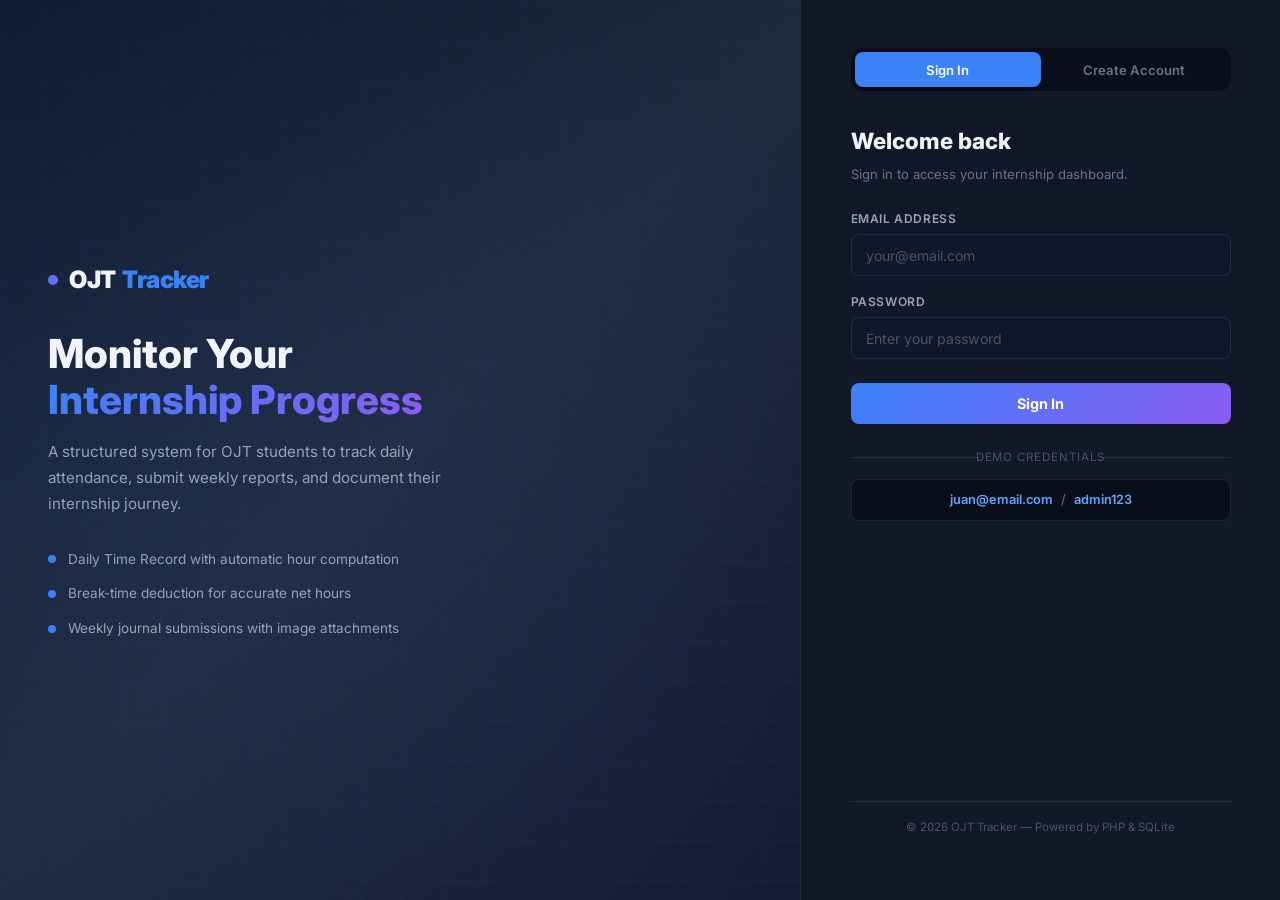
<file: frontend/index.html>
<!DOCTYPE html>
<html lang="en">

<head>
  <meta charset="UTF-8" />
  <meta name="viewport" content="width=device-width, initial-scale=1.0" />
  <title>OJT Tracker — Sign In</title>
  <link rel="stylesheet" href="css/style.css" />
</head>

<body>
  <div class="login-page">

    <!-- Branding Panel -->
    <div class="login-brand">
      <div class="brand-grid"></div>
      <div class="brand-logo">
        <div class="brand-logo-dot"></div>
        OJT <span>Tracker</span>
      </div>
      <div class="brand-headline">Monitor Your<br /><em>Internship Progress</em></div>
      <div class="brand-sub">A structured system for OJT students to track daily attendance, submit weekly reports, and
        document their internship journey.</div>
      <div class="brand-features">
        <div class="brand-feature">
          <div class="brand-dot"></div>Daily Time Record with automatic hour computation
        </div>
        <div class="brand-feature">
          <div class="brand-dot"></div>Break-time deduction for accurate net hours
        </div>
        <div class="brand-feature">
          <div class="brand-dot"></div>Weekly journal submissions with image attachments
        </div>
      </div>
    </div>

    <!-- Form Panel -->
    <div class="login-form-panel">
      <div class="login-form-content">

        <div class="auth-tabs">
          <button class="auth-tab active" id="tab-login" onclick="switchTab('login')">Sign In</button>
          <button class="auth-tab" id="tab-register" onclick="switchTab('register')">Create Account</button>
        </div>

        <div class="auth-panels">

          <!-- LOGIN -->
          <div class="auth-panel active" id="panel-login">
            <div class="form-title">Welcome back</div>
            <div class="form-sub">Sign in to access your internship dashboard.</div>
            <div class="auth-alert" id="login-alert"></div>
            <div class="input-field">
              <label>Email Address</label>
              <input type="email" id="login-email" placeholder="your@email.com"
                onkeydown="if(event.key==='Enter') loginUser()" />
            </div>
            <div class="input-field">
              <label>Password</label>
              <input type="password" id="login-password" placeholder="Enter your password"
                onkeydown="if(event.key==='Enter') loginUser()" />
            </div>
            <button class="btn-auth" onclick="loginUser()">Sign In</button>
            <div class="auth-divider">demo credentials</div>
            <div class="demo-hint"><strong>juan@email.com</strong> &nbsp;/&nbsp; <strong>admin123</strong></div>
          </div>

          <!-- REGISTER -->
          <div class="auth-panel" id="panel-register">
            <div class="form-title">Create your account</div>
            <div class="form-sub">Register to start tracking your internship.</div>
            <div class="auth-alert" id="register-alert"></div>
            <div class="field-row">
              <div class="input-field">
                <label>Full Name</label>
                <input type="text" id="reg-name" placeholder="Juan dela Cruz" />
              </div>
              <div class="input-field">
                <label>School</label>
                <input type="text" id="reg-school" placeholder="e.g. PLM" />
              </div>
            </div>
            <div class="input-field">
              <label>Company / Organization</label>
              <input type="text" id="reg-company" placeholder="e.g. ABC Corporation" />
            </div>
            <div class="input-field">
              <label>Email Address</label>
              <input type="email" id="reg-email" placeholder="your@email.com" />
            </div>
            <div class="field-row">
              <div class="input-field">
                <label>Required Hours</label>
                <input type="number" id="reg-hours" value="600" min="1" max="2000" />
              </div>
              <div class="input-field">
                <label>Password</label>
                <input type="password" id="reg-password" placeholder="Min. 6 characters"
                  oninput="checkStrength(this.value)" />
              </div>
            </div>
            <div class="strength-bar">
              <div class="strength-seg" id="str-1"></div>
              <div class="strength-seg" id="str-2"></div>
              <div class="strength-seg" id="str-3"></div>
              <div class="strength-seg" id="str-4"></div>
            </div>
            <div class="strength-label" id="str-label">Enter a password</div>
            <button class="btn-auth" onclick="registerUser()" style="margin-top:1rem;">Create Account</button>
          </div>

        </div>
      </div>
      <div class="auth-footer-bar">&copy; 2026 OJT Tracker &mdash; Powered by PHP &amp; SQLite</div>
    </div>

  </div>

  <script src="js/auth.js"></script>
  <script>
    function switchTab(tab) {
      ['login', 'register'].forEach(t => {
        document.getElementById(`panel-${t}`).classList.remove('active');
        document.getElementById(`tab-${t}`).classList.remove('active');
      });
      document.getElementById(`panel-${tab}`).classList.add('active');
      document.getElementById(`tab-${tab}`).classList.add('active');
    }

    function authAlert(id, msg, type) {
      const el = document.getElementById(id);
      el.textContent = msg;
      el.className = `auth-alert ${type} show`;
    }
    function clearAlert(id) { document.getElementById(id).classList.remove('show'); }

    function checkStrength(val) {
      const segs = [1, 2, 3, 4].map(i => document.getElementById(`str-${i}`));
      const label = document.getElementById('str-label');
      segs.forEach(s => s.className = 'strength-seg');
      if (!val) { label.textContent = 'Enter a password'; return; }
      let score = 0;
      if (val.length >= 6) score++;
      if (val.length >= 10) score++;
      if (/[A-Z]/.test(val) || /[0-9]/.test(val)) score++;
      if (/[^A-Za-z0-9]/.test(val)) score++;
      const levels = ['', 'weak', 'fair', 'good', 'strong'];
      const labels = ['', 'Weak', 'Fair', 'Good', 'Strong'];
      for (let i = 0; i < score; i++) segs[i].classList.add(levels[score]);
      label.textContent = labels[score] || 'Enter a password';
    }

    function loginUser() {
      clearAlert('login-alert');
      const email = document.getElementById('login-email').value.trim();
      const password = document.getElementById('login-password').value;
      if (!email || !password) { authAlert('login-alert', 'Please enter your email and password.', 'error'); return; }

      const btn = document.querySelector('#panel-login .btn-auth');
      btn.textContent = 'Signing in…';
      btn.disabled = true;

      fetch(`${API}/auth/login.php`, {
        method: 'POST', headers: { 'Content-Type': 'application/json' },
        body: JSON.stringify({ email, password })
      })
        .then(r => r.json())
        .then(data => {
          if (data.success) {
            localStorage.setItem('ojt_user', JSON.stringify(data.user));
            authAlert('login-alert', '✓ Login successful. Redirecting…', 'success');
            setTimeout(() => window.location.href = 'dashboard.html', 700);
          } else {
            authAlert('login-alert', data.error || 'Invalid credentials.', 'error');
            btn.textContent = 'Sign In';
            btn.disabled = false;
          }
        })
        .catch(() => {
          authAlert('login-alert', 'Unable to connect. Please check that XAMPP is running.', 'error');
          btn.textContent = 'Sign In';
          btn.disabled = false;
        });
    }

    function registerUser() {
      clearAlert('register-alert');
      const name = document.getElementById('reg-name').value.trim();
      const school = document.getElementById('reg-school').value.trim();
      const company = document.getElementById('reg-company').value.trim();
      const email = document.getElementById('reg-email').value.trim();
      const hours = document.getElementById('reg-hours').value;
      const password = document.getElementById('reg-password').value;

      if (!name || !email || !password || !company) { authAlert('register-alert', 'Please complete all required fields.', 'error'); return; }
      if (password.length < 6) { authAlert('register-alert', 'Password must be at least 6 characters.', 'error'); return; }
      if (!/^[^\s@]+@[^\s@]+\.[^\s@]+$/.test(email)) { authAlert('register-alert', 'Please enter a valid email address.', 'error'); return; }

      const btn = document.querySelector('#panel-register .btn-auth');
      btn.textContent = 'Creating account…';
      btn.disabled = true;

      fetch(`${API}/auth/register.php`, {
        method: 'POST', headers: { 'Content-Type': 'application/json' },
        body: JSON.stringify({ name, school, company, email, password, required_hours: hours || 600 })
      })
        .then(r => r.json())
        .then(data => {
          if (data.success) {
            authAlert('register-alert', '✓ Account created. You may now sign in.', 'success');
            setTimeout(() => {
              switchTab('login');
              document.getElementById('login-email').value = email;
              btn.textContent = 'Create Account';
              btn.disabled = false;
            }, 1200);
          } else {
            authAlert('register-alert', data.error, 'error');
            btn.textContent = 'Create Account';
            btn.disabled = false;
          }
        })
        .catch(() => {
          authAlert('register-alert', 'Unable to connect to server.', 'error');
          btn.textContent = 'Create Account';
          btn.disabled = false;
        });
    }
  </script>
</body>

</html>
</file>
<file: frontend/css/style.css>
/* ═══════════════════════════════════════════════════════════════
   OJT TRACKER — Premium Dark Theme Design System
   Vibrant Blue Accent • Glassmorphism • Micro-Animations
   ═══════════════════════════════════════════════════════════════ */

/* ── Google Fonts ─────────────────────────────────────────────── */
@import url('https://fonts.googleapis.com/css2?family=Inter:wght@300;400;500;600;700;800;900&display=swap');

/* ── Root Design Tokens ──────────────────────────────────────── */
:root {
  /* ── Vibrant Blue Palette ── */
  --primary:       #3b82f6;
  --primary-light: #60a5fa;
  --primary-dark:  #2563eb;
  --primary-glow:  rgba(59, 130, 246, 0.25);
  --primary-subtle: rgba(59, 130, 246, 0.08);

  /* ── Accent Colors ── */
  --accent-400:    #60a5fa;
  --accent-500:    #3b82f6;
  --accent-gradient: linear-gradient(135deg, #3b82f6, #8b5cf6);

  /* ── Dark Theme Surfaces ── */
  --bg-base:       #0a0e1a;
  --bg-surface:    #111827;
  --bg-card:       rgba(17, 24, 39, 0.85);
  --bg-elevated:   #1f2937;
  --bg-subtle:     #1a2332;
  --bg-input:      #0f172a;
  --bg-hover:      rgba(59, 130, 246, 0.08);

  /* ── Text ── */
  --text:          #f1f5f9;
  --text-secondary:#94a3b8;
  --text-muted:    #64748b;
  --text-dim:      #475569;

  /* ── Borders ── */
  --border:        rgba(148, 163, 184, 0.15);
  --border-light:  rgba(148, 163, 184, 0.08);
  --border-focus:  rgba(59, 130, 246, 0.5);

  /* ── Semantic ── */
  --success:       #22c55e;
  --success-bg:    rgba(34, 197, 94, 0.12);
  --warning:       #f59e0b;
  --warning-bg:    rgba(245, 158, 11, 0.12);
  --danger:        #ef4444;
  --danger-bg:     rgba(239, 68, 68, 0.12);

  /* ── Spacing & Radius ── */
  --radius-sm:     8px;
  --radius-md:     12px;
  --radius-lg:     16px;
  --radius-xl:     20px;
  --radius-full:   9999px;

  /* ── Effects ── */
  --shadow-sm:     0 1px 3px rgba(0,0,0,0.3), 0 1px 2px rgba(0,0,0,0.2);
  --shadow-md:     0 4px 6px rgba(0,0,0,0.3), 0 2px 4px rgba(0,0,0,0.2);
  --shadow-lg:     0 10px 40px rgba(0,0,0,0.4);
  --shadow-glow:   0 0 30px rgba(59, 130, 246, 0.15);
  --glass:         blur(20px) saturate(180%);
  --transition:    all 0.2s cubic-bezier(0.4, 0, 0.2, 1);
}

/* ── Reset ────────────────────────────────────────────────────── */
*, *::before, *::after {
  box-sizing: border-box;
  margin: 0;
  padding: 0;
}

body {
  font-family: 'Inter', -apple-system, BlinkMacSystemFont, sans-serif;
  background: var(--bg-base);
  color: var(--text);
  line-height: 1.6;
  -webkit-font-smoothing: antialiased;
  -moz-osx-font-smoothing: grayscale;
  min-height: 100vh;
}

/* ── Scrollbar Styling ────────────────────────────────────────── */
::-webkit-scrollbar { width: 6px; height: 6px; }
::-webkit-scrollbar-track { background: transparent; }
::-webkit-scrollbar-thumb { background: rgba(148, 163, 184, 0.2); border-radius: 3px; }
::-webkit-scrollbar-thumb:hover { background: rgba(148, 163, 184, 0.35); }

/* ── Animations ───────────────────────────────────────────────── */
@keyframes fadeUp {
  from { opacity: 0; transform: translateY(12px); }
  to   { opacity: 1; transform: translateY(0); }
}
@keyframes fadeIn {
  from { opacity: 0; }
  to   { opacity: 1; }
}
@keyframes slideInRight {
  from { opacity: 0; transform: translateX(20px); }
  to   { opacity: 1; transform: translateX(0); }
}
@keyframes shimmer {
  0%   { background-position: -200% 0; }
  100% { background-position: 200% 0; }
}
@keyframes pulse-ring {
  0%   { box-shadow: 0 0 0 0 rgba(59, 130, 246, 0.4); }
  100% { box-shadow: 0 0 0 12px rgba(59, 130, 246, 0); }
}
@keyframes spin {
  to { transform: rotate(360deg); }
}
@keyframes glow-pulse {
  0%, 100% { opacity: 0.5; }
  50%      { opacity: 1; }
}

/* ══════════════════════════════════════════════════════════════
   LOGIN PAGE
   ══════════════════════════════════════════════════════════════ */

.login-page {
  display: flex;
  min-height: 100vh;
  background: var(--bg-base);
}

/* ── Brand Panel (left side) ────────────────────────────────── */
.login-brand {
  flex: 1;
  display: flex;
  flex-direction: column;
  justify-content: center;
  padding: 3rem;
  background: linear-gradient(135deg, #0f172a 0%, #1e293b 50%, #0f172a 100%);
  position: relative;
  overflow: hidden;
}

.login-brand::before {
  content: '';
  position: absolute;
  top: -50%;
  left: -50%;
  width: 200%;
  height: 200%;
  background: radial-gradient(ellipse at 30% 50%, rgba(59, 130, 246, 0.08) 0%, transparent 50%),
              radial-gradient(ellipse at 70% 80%, rgba(139, 92, 246, 0.06) 0%, transparent 50%);
  pointer-events: none;
}

.brand-grid {
  position: absolute;
  inset: 0;
  background-image: linear-gradient(rgba(59, 130, 246, 0.04) 1px, transparent 1px),
                    linear-gradient(90deg, rgba(59, 130, 246, 0.04) 1px, transparent 1px);
  background-size: 40px 40px;
  pointer-events: none;
}

.brand-logo {
  display: flex;
  align-items: center;
  gap: 0.4rem;
  font-size: 1.5rem;
  font-weight: 900;
  letter-spacing: -0.02em;
  color: var(--text);
  margin-bottom: 2rem;
  position: relative;
}
.brand-logo span { color: var(--primary); }
.brand-logo-dot {
  width: 10px;
  height: 10px;
  border-radius: 50%;
  background: var(--accent-gradient);
  margin-right: 0.3rem;
  animation: pulse-ring 2s infinite;
}

.brand-headline {
  font-size: 2.5rem;
  font-weight: 800;
  line-height: 1.15;
  color: var(--text);
  margin-bottom: 1rem;
  position: relative;
}
.brand-headline em {
  font-style: normal;
  background: var(--accent-gradient);
  -webkit-background-clip: text;
  -webkit-text-fill-color: transparent;
  background-clip: text;
}

.brand-sub {
  font-size: 0.95rem;
  color: var(--text-secondary);
  line-height: 1.7;
  max-width: 420px;
  margin-bottom: 2rem;
  position: relative;
}

.brand-features {
  display: flex;
  flex-direction: column;
  gap: 0.8rem;
  position: relative;
}
.brand-feature {
  display: flex;
  align-items: center;
  gap: 0.75rem;
  font-size: 0.85rem;
  color: var(--text-secondary);
}
.brand-dot {
  width: 8px;
  height: 8px;
  border-radius: 50%;
  background: var(--primary);
  flex-shrink: 0;
}

/* ── Form Panel (right side) ────────────────────────────────── */
.login-form-panel {
  width: 480px;
  display: flex;
  flex-direction: column;
  justify-content: center;
  padding: 3rem;
  background: var(--bg-surface);
  border-left: 1px solid var(--border);
}

.login-form-content { max-width: 380px; margin: 0 auto; width: 100%; }

/* Auth Tabs */
.auth-tabs {
  display: flex;
  gap: 0;
  background: var(--bg-base);
  border-radius: var(--radius-md);
  padding: 4px;
  margin-bottom: 2rem;
}
.auth-tab {
  flex: 1;
  padding: 0.6rem 1rem;
  border: none;
  border-radius: var(--radius-sm);
  background: transparent;
  color: var(--text-muted);
  font-size: 0.82rem;
  font-weight: 600;
  cursor: pointer;
  font-family: inherit;
  transition: var(--transition);
}
.auth-tab.active {
  background: var(--primary);
  color: #fff;
  box-shadow: var(--shadow-sm);
}
.auth-tab:not(.active):hover { color: var(--text); }

/* Auth Panels */
.auth-panels { position: relative; }
.auth-panel { display: none; animation: fadeIn 0.3s ease; }
.auth-panel.active { display: block; }

/* Form Elements */
.form-title {
  font-size: 1.4rem;
  font-weight: 800;
  color: var(--text);
  margin-bottom: 0.3rem;
}
.form-sub {
  font-size: 0.82rem;
  color: var(--text-muted);
  margin-bottom: 1.5rem;
}

.input-field {
  margin-bottom: 1rem;
}
.input-field label {
  display: block;
  font-size: 0.75rem;
  font-weight: 600;
  text-transform: uppercase;
  letter-spacing: 0.05em;
  color: var(--text-secondary);
  margin-bottom: 0.4rem;
}
.input-field input {
  width: 100%;
  padding: 0.7rem 0.9rem;
  border: 1.5px solid var(--border);
  border-radius: var(--radius-sm);
  background: var(--bg-input);
  color: var(--text);
  font-size: 0.88rem;
  font-family: inherit;
  outline: none;
  transition: var(--transition);
}
.input-field input:focus {
  border-color: var(--primary);
  box-shadow: 0 0 0 3px var(--primary-glow);
  background: var(--bg-base);
}
.input-field input::placeholder { color: var(--text-dim); }

.field-row {
  display: grid;
  grid-template-columns: 1fr 1fr;
  gap: 0.75rem;
}

/* Auth Alert */
.auth-alert {
  padding: 0.65rem 0.9rem;
  border-radius: var(--radius-sm);
  font-size: 0.82rem;
  font-weight: 500;
  margin-bottom: 1rem;
  display: none;
  animation: fadeUp 0.25s ease;
}
.auth-alert.show { display: block; }
.auth-alert.error {
  background: var(--danger-bg);
  color: #fca5a5;
  border: 1px solid rgba(239, 68, 68, 0.2);
}
.auth-alert.success {
  background: var(--success-bg);
  color: #86efac;
  border: 1px solid rgba(34, 197, 94, 0.2);
}

/* Auth Button */
.btn-auth {
  width: 100%;
  padding: 0.75rem;
  border: none;
  border-radius: var(--radius-sm);
  background: var(--accent-gradient);
  color: #fff;
  font-size: 0.9rem;
  font-weight: 700;
  cursor: pointer;
  font-family: inherit;
  transition: var(--transition);
  margin-top: 0.5rem;
}
.btn-auth:hover { filter: brightness(1.1); transform: translateY(-1px); box-shadow: var(--shadow-glow); }
.btn-auth:active { transform: translateY(0); }
.btn-auth:disabled { opacity: 0.6; cursor: not-allowed; transform: none; }

/* Divider */
.auth-divider {
  text-align: center;
  position: relative;
  margin: 1.5rem 0 0.8rem;
  font-size: 0.72rem;
  color: var(--text-dim);
  text-transform: uppercase;
  letter-spacing: 0.08em;
}
.auth-divider::before, .auth-divider::after {
  content: '';
  position: absolute;
  top: 50%;
  width: calc(50% - 60px);
  height: 1px;
  background: var(--border);
}
.auth-divider::before { left: 0; }
.auth-divider::after { right: 0; }

.demo-hint {
  text-align: center;
  font-size: 0.8rem;
  color: var(--text-muted);
  padding: 0.6rem;
  background: var(--bg-base);
  border-radius: var(--radius-sm);
  border: 1px solid var(--border);
}
.demo-hint strong { color: var(--primary-light); font-weight: 600; }

/* Strength Bar */
.strength-bar {
  display: flex;
  gap: 4px;
  margin-top: 0.5rem;
}
.strength-seg {
  flex: 1;
  height: 4px;
  border-radius: 2px;
  background: var(--border);
  transition: var(--transition);
}
.strength-seg.weak { background: #ef4444; }
.strength-seg.fair { background: #f59e0b; }
.strength-seg.good { background: #22c55e; }
.strength-seg.strong { background: #3b82f6; }
.strength-label {
  font-size: 0.72rem;
  color: var(--text-muted);
  margin-top: 0.35rem;
}

/* Auth Footer */
.auth-footer-bar {
  text-align: center;
  padding: 1rem;
  font-size: 0.72rem;
  color: var(--text-dim);
  border-top: 1px solid var(--border);
  margin-top: auto;
}

/* ══════════════════════════════════════════════════════════════
   APP LAYOUT — Sidebar + Main
   ══════════════════════════════════════════════════════════════ */

.layout {
  display: flex;
  min-height: 100vh;
}

/* ── Sidebar ─────────────────────────────────────────────────── */
.sidebar {
  width: 260px;
  background: var(--bg-surface);
  border-right: 1px solid var(--border);
  display: flex;
  flex-direction: column;
  padding: 1.5rem 0;
  flex-shrink: 0;
  position: sticky;
  top: 0;
  height: 100vh;
  overflow-y: auto;
  z-index: 100;
}

.sidebar-logo {
  font-size: 1.25rem;
  font-weight: 900;
  letter-spacing: -0.02em;
  padding: 0 1.25rem;
  margin-bottom: 1.5rem;
  color: var(--text);
}
.sidebar-logo span { color: var(--primary); }

.nav-section-label {
  font-size: 0.65rem;
  font-weight: 700;
  text-transform: uppercase;
  letter-spacing: 0.1em;
  color: var(--text-dim);
  padding: 0 1.25rem;
  margin-bottom: 0.5rem;
  margin-top: 1rem;
}

.nav-link {
  display: flex;
  align-items: center;
  gap: 0.75rem;
  padding: 0.65rem 1.25rem;
  color: var(--text-secondary);
  text-decoration: none;
  font-size: 0.85rem;
  font-weight: 500;
  transition: var(--transition);
  border-left: 3px solid transparent;
  margin: 1px 0;
}
.nav-link:hover {
  color: var(--text);
  background: var(--bg-hover);
  border-left-color: var(--border);
}
.nav-link.active {
  color: var(--primary-light);
  background: var(--primary-subtle);
  border-left-color: var(--primary);
  font-weight: 600;
}
.nav-link.active .nav-icon-svg {
  stroke: var(--primary-light);
}

.nav-icon-svg {
  width: 18px;
  height: 18px;
  fill: none;
  stroke: currentColor;
  stroke-width: 2;
  stroke-linecap: round;
  stroke-linejoin: round;
  flex-shrink: 0;
}

/* Sidebar Footer */
.sidebar-footer {
  margin-top: auto;
  padding: 1rem 1.25rem 0.5rem;
  border-top: 1px solid var(--border);
}
.sidebar-user {
  display: flex;
  align-items: center;
  gap: 0.65rem;
  margin-bottom: 0.75rem;
}
.sidebar-avatar {
  width: 36px;
  height: 36px;
  border-radius: var(--radius-full);
  background: var(--accent-gradient);
  color: #fff;
  display: flex;
  align-items: center;
  justify-content: center;
  font-size: 0.85rem;
  font-weight: 700;
  flex-shrink: 0;
}
.sidebar-user-info { min-width: 0; }
.sidebar-user-name {
  font-size: 0.82rem;
  font-weight: 600;
  color: var(--text);
  white-space: nowrap;
  overflow: hidden;
  text-overflow: ellipsis;
}
.sidebar-user-role {
  font-size: 0.7rem;
  color: var(--text-muted);
}

/* ── Main Content Area ───────────────────────────────────────── */
.main {
  flex: 1;
  padding: 2rem 2.5rem;
  min-width: 0;
  background: var(--bg-base);
}

/* ── Mobile Topbar (hidden by default) ──────────────────────── */
.topbar {
  display: none;
  align-items: center;
  justify-content: space-between;
  padding: 0.75rem 1rem;
  background: var(--bg-surface);
  border-bottom: 1px solid var(--border);
  position: sticky;
  top: 0;
  z-index: 99;
}
.topbar-logo {
  font-size: 1.1rem;
  font-weight: 800;
  color: var(--text);
}
.hamburger {
  background: none;
  border: 1.5px solid var(--border);
  border-radius: var(--radius-sm);
  color: var(--text);
  font-size: 1.2rem;
  padding: 0.3rem 0.6rem;
  cursor: pointer;
  transition: var(--transition);
}
.hamburger:hover { border-color: var(--primary); color: var(--primary); }

.sidebar-overlay {
  display: none;
  position: fixed;
  inset: 0;
  background: rgba(0,0,0,0.6);
  z-index: 99;
  backdrop-filter: blur(4px);
}
.sidebar-overlay.show { display: block; }

/* ══════════════════════════════════════════════════════════════
   PAGE HEADER
   ══════════════════════════════════════════════════════════════ */

.page-header {
  display: flex;
  justify-content: space-between;
  align-items: flex-start;
  flex-wrap: wrap;
  gap: 1rem;
  margin-bottom: 1.75rem;
}
.breadcrumb {
  font-size: 0.72rem;
  color: var(--text-dim);
  margin-bottom: 0.4rem;
  text-transform: uppercase;
  letter-spacing: 0.06em;
  font-weight: 600;
}
.breadcrumb span { color: var(--text-secondary); }
.breadcrumb-sep { margin: 0 0.3rem; color: var(--border); }

.page-header h1 {
  font-size: 1.6rem;
  font-weight: 800;
  color: var(--text);
  letter-spacing: -0.02em;
  line-height: 1.2;
}
.page-header p {
  font-size: 0.85rem;
  color: var(--text-muted);
  margin-top: 0.3rem;
}

/* ══════════════════════════════════════════════════════════════
   CARDS & GLASSMORPHISM
   ══════════════════════════════════════════════════════════════ */

.card {
  background: var(--bg-card);
  backdrop-filter: var(--glass);
  border: 1px solid var(--border);
  border-radius: var(--radius-md);
  padding: 1.25rem;
  transition: var(--transition);
}
.card:hover {
  border-color: rgba(148, 163, 184, 0.2);
}

.card-header {
  display: flex;
  justify-content: space-between;
  align-items: center;
  margin-bottom: 1rem;
  padding-bottom: 0.75rem;
  border-bottom: 1px solid var(--border-light);
}
.card-title {
  font-size: 0.9rem;
  font-weight: 700;
  color: var(--text);
}

/* ── Stat Cards ──────────────────────────────────────────────── */
.cards-grid {
  display: grid;
  grid-template-columns: repeat(auto-fit, minmax(200px, 1fr));
  gap: 1rem;
  margin-bottom: 1.25rem;
}

.stat-card {
  position: relative;
  overflow: hidden;
}
.stat-card::before {
  content: '';
  position: absolute;
  top: 0;
  left: 0;
  right: 0;
  height: 3px;
  border-radius: var(--radius-md) var(--radius-md) 0 0;
}
.stat-card-1::before { background: var(--accent-gradient); }
.stat-card-2::before { background: linear-gradient(135deg, #22c55e, #16a34a); }
.stat-card-3::before { background: linear-gradient(135deg, #f59e0b, #d97706); }
.stat-card-4::before { background: linear-gradient(135deg, #8b5cf6, #7c3aed); }

.stat-icon-wrap {
  width: 40px;
  height: 40px;
  border-radius: var(--radius-sm);
  display: flex;
  align-items: center;
  justify-content: center;
  margin-bottom: 0.75rem;
}
.stat-icon-1 { background: var(--primary-subtle); color: var(--primary-light); }
.stat-icon-2 { background: var(--success-bg); color: var(--success); }
.stat-icon-3 { background: var(--warning-bg); color: var(--warning); }
.stat-icon-4 { background: rgba(139, 92, 246, 0.12); color: #a78bfa; }

.stat-label {
  font-size: 0.72rem;
  font-weight: 600;
  text-transform: uppercase;
  letter-spacing: 0.06em;
  color: var(--text-muted);
  margin-bottom: 0.3rem;
}
.stat-value {
  font-size: 1.5rem;
  font-weight: 800;
  color: var(--text);
  letter-spacing: -0.02em;
}
.stat-sub {
  font-size: 0.72rem;
  color: var(--text-dim);
  margin-top: 0.2rem;
}

/* ══════════════════════════════════════════════════════════════
   BUTTONS
   ══════════════════════════════════════════════════════════════ */

.btn {
  display: inline-flex;
  align-items: center;
  gap: 0.4rem;
  padding: 0.55rem 1.1rem;
  border: 1.5px solid transparent;
  border-radius: var(--radius-sm);
  font-size: 0.82rem;
  font-weight: 600;
  cursor: pointer;
  font-family: inherit;
  transition: var(--transition);
  text-decoration: none;
  white-space: nowrap;
}

.btn-primary {
  background: var(--accent-gradient);
  color: #fff;
  border: none;
}
.btn-primary:hover { filter: brightness(1.1); transform: translateY(-1px); box-shadow: var(--shadow-glow); }
.btn-primary:active { transform: translateY(0); }

.btn-outline {
  background: transparent;
  color: var(--text-secondary);
  border-color: var(--border);
}
.btn-outline:hover { border-color: var(--primary); color: var(--primary-light); background: var(--primary-subtle); }

.btn-ghost {
  background: transparent;
  color: var(--text-muted);
  border: 1px solid var(--border);
}
.btn-ghost:hover { color: var(--text); border-color: var(--text-muted); }

.btn-danger {
  background: var(--danger);
  color: #fff;
  border: none;
}
.btn-danger:hover { filter: brightness(1.1); }

.btn-sm { padding: 0.35rem 0.75rem; font-size: 0.78rem; }
.full-width { width: 100%; justify-content: center; }

/* ══════════════════════════════════════════════════════════════
   BADGES
   ══════════════════════════════════════════════════════════════ */

.badge {
  display: inline-flex;
  align-items: center;
  padding: 0.2rem 0.6rem;
  border-radius: var(--radius-full);
  font-size: 0.7rem;
  font-weight: 600;
  letter-spacing: 0.02em;
}
.badge-primary { background: var(--primary-subtle); color: var(--primary-light); border: 1px solid rgba(59, 130, 246, 0.2); }
.badge-success { background: var(--success-bg); color: var(--success); border: 1px solid rgba(34, 197, 94, 0.2); }
.badge-warning { background: var(--warning-bg); color: var(--warning); border: 1px solid rgba(245, 158, 11, 0.2); }
.badge-muted   { background: rgba(100, 116, 139, 0.12); color: var(--text-muted); border: 1px solid rgba(100, 116, 139, 0.15); }

/* ══════════════════════════════════════════════════════════════
   PROGRESS BAR
   ══════════════════════════════════════════════════════════════ */

.progress-wrap { margin-top: 0.25rem; }
.progress-label-row {
  display: flex;
  justify-content: space-between;
  font-size: 0.75rem;
  color: var(--text-muted);
  margin-bottom: 0.5rem;
}
.progress-bar-bg {
  height: 10px;
  background: var(--bg-base);
  border-radius: var(--radius-full);
  overflow: hidden;
  border: 1px solid var(--border);
}
.progress-bar-fill {
  height: 100%;
  background: var(--accent-gradient);
  border-radius: var(--radius-full);
  transition: width 1.2s cubic-bezier(0.22, 1, 0.36, 1);
  position: relative;
}
.progress-bar-fill::after {
  content: '';
  position: absolute;
  inset: 0;
  background: linear-gradient(90deg, transparent, rgba(255,255,255,0.2), transparent);
  animation: shimmer 2s infinite;
  background-size: 200% 100%;
}

/* ══════════════════════════════════════════════════════════════
   TABLE
   ══════════════════════════════════════════════════════════════ */

.table-wrap {
  overflow-x: auto;
  border-radius: var(--radius-sm);
}

.table {
  width: 100%;
  border-collapse: collapse;
  font-size: 0.82rem;
}
.table thead th {
  padding: 0.7rem 0.75rem;
  text-align: left;
  font-size: 0.7rem;
  font-weight: 700;
  text-transform: uppercase;
  letter-spacing: 0.06em;
  color: var(--text-muted);
  background: var(--bg-base);
  border-bottom: 1px solid var(--border);
}
.table tbody td {
  padding: 0.65rem 0.75rem;
  color: var(--text-secondary);
  border-bottom: 1px solid var(--border-light);
  vertical-align: middle;
}
.table tbody tr:hover {
  background: var(--bg-hover);
}
.table tbody tr:last-child td {
  border-bottom: none;
}

.empty-state {
  text-align: center;
  padding: 2rem 1rem;
  color: var(--text-muted);
}
.empty-state-icon {
  font-size: 2.5rem;
  margin-bottom: 0.75rem;
  opacity: 0.5;
}
.empty-state h3 {
  font-size: 0.95rem;
  font-weight: 700;
  color: var(--text-secondary);
  margin-bottom: 0.3rem;
}
.empty-state p {
  font-size: 0.82rem;
  color: var(--text-muted);
}

/* ══════════════════════════════════════════════════════════════
   ALERTS
   ══════════════════════════════════════════════════════════════ */

.alert {
  padding: 0.65rem 1rem;
  border-radius: var(--radius-sm);
  font-size: 0.82rem;
  font-weight: 500;
  animation: fadeUp 0.25s ease;
}
.alert.hidden { display: none; }
.alert-success { background: var(--success-bg); color: var(--success); border: 1px solid rgba(34, 197, 94, 0.2); }
.alert-error   { background: var(--danger-bg);  color: #fca5a5;       border: 1px solid rgba(239, 68, 68, 0.2); }
.alert-warning { background: var(--warning-bg); color: var(--warning); border: 1px solid rgba(245, 158, 11, 0.2); }

/* ══════════════════════════════════════════════════════════════
   FORMS (DTR & Reports)
   ══════════════════════════════════════════════════════════════ */

.form-row {
  display: grid;
  grid-template-columns: 1fr 1fr;
  gap: 1rem;
  margin-bottom: 1rem;
}
.form-group {
  margin-bottom: 0.85rem;
}
.form-group label {
  display: block;
  font-size: 0.72rem;
  font-weight: 600;
  text-transform: uppercase;
  letter-spacing: 0.05em;
  color: var(--text-secondary);
  margin-bottom: 0.35rem;
}
.form-group input,
.form-group textarea,
.form-group select {
  width: 100%;
  padding: 0.55rem 0.75rem;
  border: 1.5px solid var(--border);
  border-radius: var(--radius-sm);
  background: var(--bg-input);
  color: var(--text);
  font-size: 0.85rem;
  font-family: inherit;
  outline: none;
  transition: var(--transition);
}
.form-group input:focus,
.form-group textarea:focus,
.form-group select:focus {
  border-color: var(--primary);
  box-shadow: 0 0 0 3px var(--primary-glow);
}

/* ── Collapsible (Manual Entry) ──────────────────────────────── */
.collapsible {
  max-height: 0;
  overflow: hidden;
  transition: max-height 0.4s cubic-bezier(0.4, 0, 0.2, 1);
}
.collapsible.open { max-height: 600px; }

.divider {
  font-size: 0.72rem;
  color: var(--text-dim);
  text-align: center;
  margin-bottom: 1rem;
  font-weight: 500;
}

/* ══════════════════════════════════════════════════════════════
   DTR HERO / CLOCK PANEL
   ══════════════════════════════════════════════════════════════ */

.dtr-hero {
  position: relative;
  text-align: center;
  padding: 2.5rem 1.5rem;
  margin-bottom: 1.25rem;
  border-radius: var(--radius-lg);
  background: linear-gradient(135deg, rgba(59, 130, 246, 0.08) 0%, rgba(139, 92, 246, 0.05) 100%);
  border: 1px solid var(--border);
  overflow: hidden;
}

.dtr-hero-grid {
  position: absolute;
  inset: 0;
  background-image: linear-gradient(rgba(59, 130, 246, 0.03) 1px, transparent 1px),
                    linear-gradient(90deg, rgba(59, 130, 246, 0.03) 1px, transparent 1px);
  background-size: 30px 30px;
  pointer-events: none;
}

.dtr-orb-1, .dtr-orb-2, .dtr-orb-3 {
  position: absolute;
  border-radius: 50%;
  filter: blur(60px);
  pointer-events: none;
}
.dtr-orb-1 { width: 200px; height: 200px; background: rgba(59, 130, 246, 0.1); top: -40px; right: -40px; }
.dtr-orb-2 { width: 150px; height: 150px; background: rgba(139, 92, 246, 0.08); bottom: -20px; left: -20px; }
.dtr-orb-3 { width: 100px; height: 100px; background: rgba(34, 197, 94, 0.06); top: 30%; left: 20%; }

.dtr-date {
  font-size: 0.82rem;
  color: var(--text-secondary);
  margin-bottom: 0.5rem;
  position: relative;
  font-weight: 500;
}

.dtr-clock {
  font-size: 3.5rem;
  font-weight: 800;
  color: var(--text);
  font-variant-numeric: tabular-nums;
  position: relative;
  letter-spacing: -0.02em;
  margin-bottom: 1rem;
}
.dtr-clock-sep {
  animation: glow-pulse 1s ease-in-out infinite;
  color: var(--primary);
}

.dtr-break-info {
  display: inline-flex;
  align-items: center;
  gap: 0.5rem;
  padding: 0.4rem 0.9rem;
  background: var(--bg-surface);
  border: 1px solid var(--border);
  border-radius: var(--radius-full);
  font-size: 0.75rem;
  color: var(--text-secondary);
  margin-bottom: 1rem;
  position: relative;
}
.dtr-break-info.hidden { display: none; }
.dtr-break-info-dot {
  width: 6px;
  height: 6px;
  border-radius: 50%;
  background: var(--success);
  animation: pulse-ring 2s infinite;
}

.dtr-status-wrap {
  margin-bottom: 0.75rem;
  position: relative;
}

.dtr-buttons {
  display: flex;
  gap: 0.75rem;
  justify-content: center;
  position: relative;
}
.btn-in {
  background: var(--accent-gradient);
  color: #fff;
  border: none;
  padding: 0.7rem 1.8rem;
  border-radius: var(--radius-sm);
  font-weight: 700;
  font-size: 0.88rem;
  cursor: pointer;
  font-family: inherit;
  transition: var(--transition);
  display: inline-flex;
  align-items: center;
  gap: 0.4rem;
}
.btn-in:hover { filter: brightness(1.15); transform: translateY(-1px); box-shadow: var(--shadow-glow); }

.btn-out {
  background: transparent;
  color: var(--text-secondary);
  border: 1.5px solid var(--border);
  padding: 0.7rem 1.8rem;
  border-radius: var(--radius-sm);
  font-weight: 700;
  font-size: 0.88rem;
  cursor: pointer;
  font-family: inherit;
  transition: var(--transition);
  display: inline-flex;
  align-items: center;
  gap: 0.4rem;
}
.btn-out:hover { border-color: var(--warning); color: var(--warning); background: var(--warning-bg); }

/* ══════════════════════════════════════════════════════════════
   MODALS
   ══════════════════════════════════════════════════════════════ */

.break-modal-overlay {
  position: fixed;
  inset: 0;
  background: rgba(0, 0, 0, 0.7);
  backdrop-filter: blur(6px);
  display: flex;
  align-items: center;
  justify-content: center;
  z-index: 200;
  animation: fadeIn 0.2s ease;
  padding: 1rem;
}
.break-modal-overlay.hidden { display: none; }

.break-modal {
  background: var(--bg-surface);
  border: 1px solid var(--border);
  border-radius: var(--radius-lg);
  padding: 1.75rem;
  max-width: 420px;
  width: 100%;
  box-shadow: var(--shadow-lg);
  animation: fadeUp 0.3s ease;
}

.break-modal-title {
  font-size: 1.1rem;
  font-weight: 800;
  color: var(--text);
  margin-bottom: 0.3rem;
  display: flex;
  align-items: center;
  gap: 0.5rem;
}
.break-modal-sub {
  font-size: 0.82rem;
  color: var(--text-muted);
  margin-bottom: 1.25rem;
  line-height: 1.5;
}

.break-options {
  display: grid;
  grid-template-columns: repeat(4, 1fr);
  gap: 0.5rem;
  margin-bottom: 1rem;
}
.break-option {
  text-align: center;
  padding: 0.65rem 0.25rem;
  border: 1.5px solid var(--border);
  border-radius: var(--radius-sm);
  cursor: pointer;
  transition: var(--transition);
  background: var(--bg-base);
}
.break-option:hover { border-color: var(--primary); }
.break-option.selected {
  border-color: var(--primary);
  background: var(--primary-subtle);
}
.break-option-mins {
  font-size: 1.15rem;
  font-weight: 800;
  color: var(--text);
}
.break-option-label {
  font-size: 0.65rem;
  color: var(--text-muted);
  text-transform: uppercase;
  letter-spacing: 0.05em;
}

.break-custom-wrap {
  margin-bottom: 1rem;
}
.break-custom-wrap label {
  display: block;
  font-size: 0.72rem;
  font-weight: 600;
  text-transform: uppercase;
  letter-spacing: 0.05em;
  color: var(--text-secondary);
  margin-bottom: 0.35rem;
}
.break-custom-input {
  display: flex;
  align-items: center;
  gap: 0.5rem;
}
.break-custom-input input {
  flex: 1;
  padding: 0.55rem 0.75rem;
  border: 1.5px solid var(--border);
  border-radius: var(--radius-sm);
  background: var(--bg-input);
  color: var(--text);
  font-family: inherit;
  font-size: 0.85rem;
  outline: none;
  transition: var(--transition);
}
.break-custom-input input:focus {
  border-color: var(--primary);
  box-shadow: 0 0 0 3px var(--primary-glow);
}
.break-custom-unit {
  font-size: 0.78rem;
  color: var(--text-muted);
  flex-shrink: 0;
}

.break-modal-actions {
  display: flex;
  gap: 0.6rem;
  justify-content: flex-end;
  margin-top: 0.5rem;
}

/* ══════════════════════════════════════════════════════════════
   REPORTS PAGE — Specific Styles
   ══════════════════════════════════════════════════════════════ */

/* Image Preview Grid */
.image-preview-grid {
  display: grid;
  grid-template-columns: repeat(auto-fill, minmax(90px, 1fr));
  gap: 0.5rem;
}
.image-preview-thumb {
  position: relative;
  border-radius: var(--radius-sm);
  overflow: hidden;
  aspect-ratio: 1;
  background: var(--bg-base);
  border: 1px solid var(--border);
  cursor: pointer;
}
.image-preview-thumb img {
  width: 100%;
  height: 100%;
  object-fit: cover;
  display: block;
}
.preview-remove-btn {
  position: absolute;
  top: 4px;
  right: 4px;
  width: 20px;
  height: 20px;
  border-radius: 50%;
  background: rgba(239, 68, 68, 0.9);
  color: #fff;
  border: none;
  font-size: 0.65rem;
  cursor: pointer;
  display: flex;
  align-items: center;
  justify-content: center;
  transition: var(--transition);
}
.preview-remove-btn:hover { transform: scale(1.15); }

/* Report Action Buttons */
.rpt-action-btn {
  display: inline-flex;
  align-items: center;
  gap: 0.3rem;
  padding: 0.28rem 0.65rem;
  background: var(--bg-base);
  border: 1.5px solid var(--border);
  border-radius: var(--radius-sm);
  font-size: 0.75rem;
  font-weight: 700;
  cursor: pointer;
  font-family: inherit;
  transition: var(--transition);
  color: var(--text-secondary);
}

/* Edit/Delete Report Modals */
.report-modal-overlay {
  position: fixed;
  inset: 0;
  background: rgba(0, 0, 0, 0.7);
  backdrop-filter: blur(6px);
  display: none;
  align-items: flex-start;
  justify-content: center;
  z-index: 200;
  padding: 2rem 1rem;
  overflow-y: auto;
}
.report-modal-overlay.open { display: flex; }
.report-modal {
  background: var(--bg-surface);
  border: 1px solid var(--border);
  border-radius: var(--radius-lg);
  padding: 1.75rem;
  max-width: 640px;
  width: 100%;
  box-shadow: var(--shadow-lg);
  animation: fadeUp 0.3s ease;
  margin: auto 0;
}

/* Drop Zone */
.drop-zone {
  border: 2px dashed var(--border);
  border-radius: var(--radius-sm);
  padding: 1.5rem;
  text-align: center;
  cursor: pointer;
  transition: var(--transition);
  background: var(--bg-base);
}
.drop-zone:hover, .drop-zone.drag-over {
  border-color: var(--primary);
  background: var(--primary-subtle);
}
.drop-zone-icon {
  font-size: 1.5rem;
  margin-bottom: 0.4rem;
  opacity: 0.5;
}
.drop-zone-text {
  font-size: 0.8rem;
  color: var(--text-muted);
}
.drop-zone-text strong { color: var(--primary-light); }

/* Existing images (in edit modal) */
.existing-img-wrap {
  position: relative;
  border-radius: var(--radius-sm);
  overflow: hidden;
  aspect-ratio: 1;
  background: var(--bg-base);
  border: 1px solid var(--border);
  transition: var(--transition);
}
.existing-img-wrap img {
  width: 100%;
  height: 100%;
  object-fit: cover;
  display: block;
}
.existing-img-wrap.marked-remove {
  opacity: 0.35;
  filter: grayscale(1);
}
.existing-img-remove {
  position: absolute;
  top: 4px;
  right: 4px;
  width: 22px;
  height: 22px;
  border-radius: 50%;
  background: rgba(239, 68, 68, 0.9);
  color: #fff;
  border: none;
  font-size: 0.7rem;
  cursor: pointer;
  display: flex;
  align-items: center;
  justify-content: center;
}

/* Lightbox */
.lightbox {
  position: fixed;
  inset: 0;
  background: rgba(0,0,0,0.9);
  display: flex;
  align-items: center;
  justify-content: center;
  z-index: 300;
  cursor: pointer;
  padding: 2rem;
}
.lightbox.hidden { display: none; }
.lightbox img {
  max-width: 90%;
  max-height: 90vh;
  border-radius: var(--radius-md);
  box-shadow: var(--shadow-lg);
}

/* ══════════════════════════════════════════════════════════════
   SETTINGS PAGE
   ══════════════════════════════════════════════════════════════ */

.settings-card { padding: 1rem 1.25rem; margin-bottom: 0.85rem; max-width: 720px; }
.settings-card .card-header { margin-bottom: 0.6rem; padding-bottom: 0.6rem; }

.settings-item {
  display: flex;
  justify-content: space-between;
  align-items: center;
  padding: 0.65rem 0;
  border-bottom: 1px solid var(--border-light);
  gap: 1rem;
}
.settings-item:last-child { border-bottom: none; }
.settings-item-label {
  font-size: 0.82rem;
  font-weight: 600;
  color: var(--text);
}
.settings-item-desc {
  font-size: 0.72rem;
  color: var(--text-muted);
  margin-top: 0.15rem;
}
.settings-item-control {
  flex-shrink: 0;
  min-width: 200px;
}
.settings-input {
  width: 100%;
  padding: 0.45rem 0.75rem;
  border: 1.5px solid var(--border);
  border-radius: var(--radius-sm);
  font-size: 0.82rem;
  outline: none;
  font-family: inherit;
  transition: var(--transition);
  background: var(--bg-input);
  color: var(--text);
}
.settings-input:focus {
  border-color: var(--primary);
  box-shadow: 0 0 0 3px var(--primary-glow);
}
.settings-input-disabled {
  background: var(--bg-elevated);
  color: var(--text-muted);
  cursor: not-allowed;
}

/* Logo Upload */
.logo-upload-wrap {
  display: flex;
  align-items: center;
  gap: 1rem;
  flex-wrap: wrap;
}
.logo-preview-box {
  width: 100px;
  height: 56px;
  border: 1.5px dashed var(--border);
  border-radius: var(--radius-sm);
  display: flex;
  align-items: center;
  justify-content: center;
  background: var(--bg-base);
  flex-shrink: 0;
  overflow: hidden;
  position: relative;
  transition: var(--transition);
  cursor: pointer;
}
.logo-preview-box:hover { border-color: var(--primary); }
.logo-preview-box img { max-width: 100%; max-height: 100%; object-fit: contain; }
.logo-preview-placeholder {
  text-align: center;
  color: var(--text-muted);
  font-size: 0.65rem;
  padding: 0.35rem;
  line-height: 1.4;
}
.logo-preview-placeholder span {
  font-size: 1.1rem;
  display: block;
  margin-bottom: 0.1rem;
  opacity: 0.3;
}
.logo-upload-controls { flex: 1; min-width: 180px; }
.logo-upload-controls p {
  font-size: 0.73rem;
  color: var(--text-muted);
  line-height: 1.5;
  margin-bottom: 0.4rem;
}
.logo-btn-row {
  display: flex;
  gap: 0.4rem;
  flex-wrap: wrap;
}
.logo-remove-btn {
  padding: 0.3rem 0.7rem;
  background: var(--danger-bg);
  color: #fca5a5;
  border: 1.5px solid rgba(239, 68, 68, 0.2);
  border-radius: var(--radius-sm);
  font-size: 0.75rem;
  font-weight: 700;
  cursor: pointer;
  font-family: inherit;
  transition: var(--transition);
  display: none;
}
.logo-remove-btn:hover { background: rgba(239, 68, 68, 0.2); }
.logo-remove-btn.visible { display: inline-block; }

.settings-card .form-row { gap: 0.75rem; }
.settings-card .form-group { margin-bottom: 0.7rem; }
.settings-card .form-group label { margin-bottom: 0.25rem; font-size: 0.72rem; }

/* ══════════════════════════════════════════════════════════════
   RTE (Rich Text Editor) — Vanilla
   ══════════════════════════════════════════════════════════════ */

.rte-wrapper {
  display: flex;
  flex-direction: column;
  border-radius: var(--radius-sm);
  transition: box-shadow 0.2s ease;
}
.rte-wrapper:focus-within {
  box-shadow: 0 0 0 3px var(--primary-glow);
}
.rte-wrapper:focus-within .rte-toolbar,
.rte-wrapper:focus-within .rte-editor {
  border-color: var(--primary);
}

.rte-toolbar {
  display: flex;
  flex-wrap: wrap;
  gap: 0.25rem;
  padding: 0.5rem 0.6rem;
  background: var(--bg-elevated);
  border: 1.5px solid var(--border);
  border-bottom: 1px solid var(--border);
  border-radius: var(--radius-sm) var(--radius-sm) 0 0;
  align-items: center;
  user-select: none;
  transition: border-color 0.2s ease;
}
.rte-toolbar-group {
  display: flex;
  gap: 0.2rem;
  align-items: center;
  border-right: 1px solid var(--border-light);
  padding-right: 0.5rem;
  margin-right: 0.2rem;
}
.rte-toolbar-group--last,
.rte-toolbar-group:last-child {
  border-right: none;
  padding-right: 0;
  margin-right: 0;
}

.rte-btn {
  display: inline-flex;
  align-items: center;
  justify-content: center;
  width: 28px;
  height: 28px;
  padding: 0;
  border: none;
  border-radius: 4px;
  background: transparent;
  color: var(--text-secondary);
  cursor: pointer;
  font-family: inherit;
  transition: var(--transition);
}
.rte-btn:hover {
  background: var(--bg-hover);
  color: var(--text);
}
.rte-btn.active {
  background: var(--primary-subtle);
  color: var(--primary-light);
}
.rte-btn--clear {
  width: auto;
  padding: 0 0.5rem;
  gap: 0.25rem;
  font-size: 0.7rem;
  font-weight: 600;
}

.rte-editor {
  min-height: 140px;
  max-height: 360px;
  overflow-y: auto;
  padding: 0.75rem 0.9rem;
  border: 1.5px solid var(--border);
  border-top: none;
  border-radius: 0 0 var(--radius-sm) var(--radius-sm);
  outline: none;
  font-size: 0.85rem;
  line-height: 1.7;
  color: var(--text);
  background: var(--bg-input);
  transition: border-color 0.2s ease;
}
.rte-editor:empty::before {
  content: attr(data-placeholder);
  color: var(--text-dim);
  pointer-events: none;
}
.rte-editor p { margin-bottom: 0.5rem; }
.rte-editor h1, .rte-editor h2, .rte-editor h3 {
  margin-bottom: 0.5rem;
  font-weight: 700;
  color: var(--text);
}
.rte-editor ul, .rte-editor ol {
  margin-left: 1.25rem;
  margin-bottom: 0.5rem;
}
.rte-editor li { margin-bottom: 0.15rem; }

/* ══════════════════════════════════════════════════════════════
   RESPONSIVE — Mobile
   ══════════════════════════════════════════════════════════════ */

@media (max-width: 768px) {
  /* Login */
  .login-page { flex-direction: column; }
  .login-brand { display: none; }
  .login-form-panel {
    width: 100%;
    min-height: 100vh;
    padding: 2rem 1.5rem;
  }
  .field-row { grid-template-columns: 1fr; }

  /* Layout */
  .topbar { display: flex; }
  .sidebar {
    position: fixed;
    left: -280px;
    top: 0;
    height: 100vh;
    z-index: 100;
    transition: left 0.3s ease;
    box-shadow: var(--shadow-lg);
  }
  .sidebar.open { left: 0; }

  .main {
    padding: 1.25rem;
  }

  .page-header { flex-direction: column; gap: 0.5rem; }
  .page-header h1 { font-size: 1.3rem; }

  .cards-grid { grid-template-columns: 1fr 1fr; }

  .form-row { grid-template-columns: 1fr; }

  .dtr-clock { font-size: 2.5rem; }
  .dtr-buttons { flex-direction: column; }
  .btn-in, .btn-out { width: 100%; justify-content: center; }

  .break-options { grid-template-columns: repeat(2, 1fr); }

  .settings-item { flex-direction: column; align-items: flex-start; }
  .settings-item-control { min-width: 100%; width: 100%; }

  .table { font-size: 0.75rem; }
  .table thead th, .table tbody td { padding: 0.5rem; }
}

@media (max-width: 480px) {
  .cards-grid { grid-template-columns: 1fr; }
  .dtr-clock { font-size: 2rem; }
  .stat-value { font-size: 1.2rem; }
}
</file>
